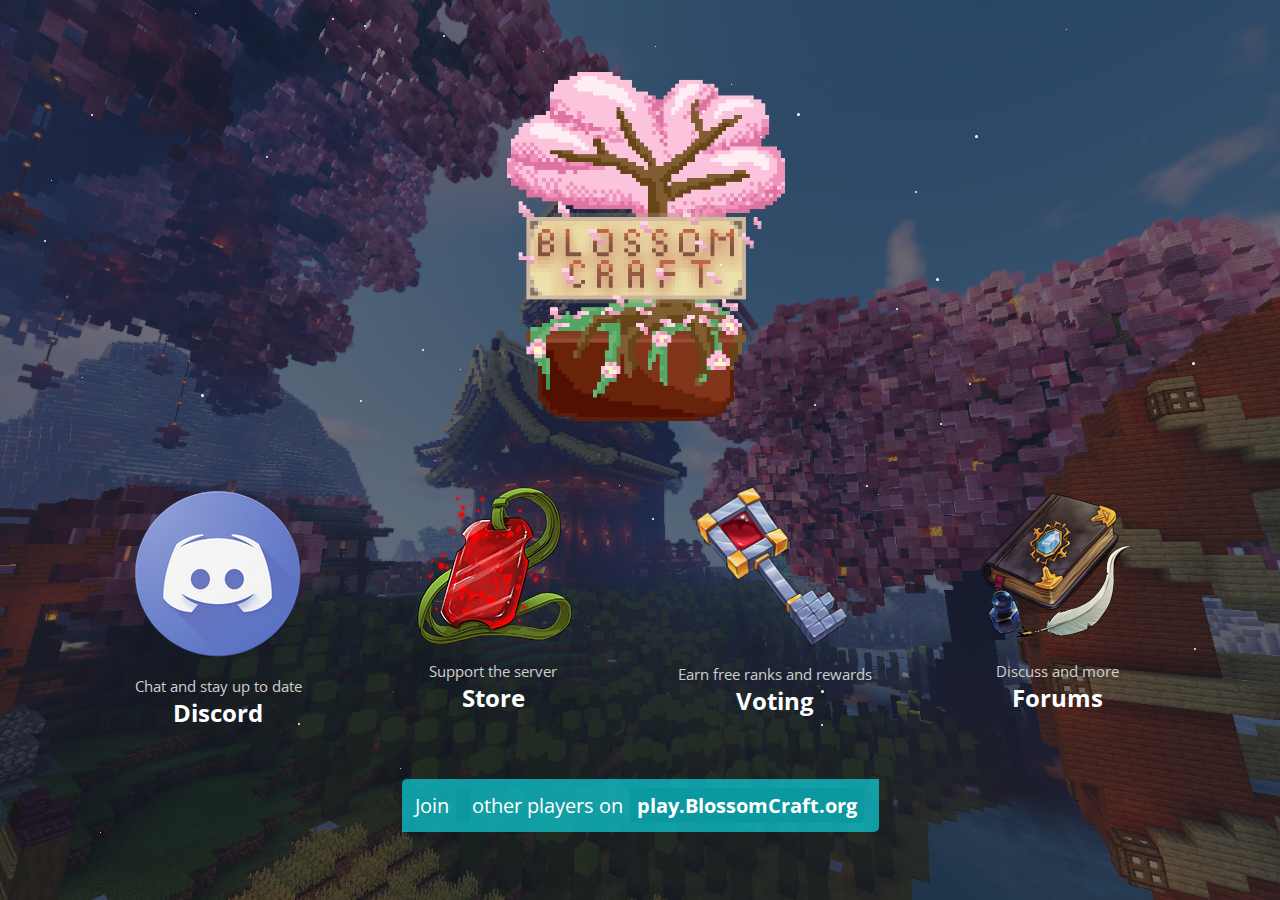
<file: index.html>
<!-- Proudly coded by Billy (https://bybilly.uk) -->
<!-- Version: 1.9.2 -->

<!DOCTYPE html>
<html>
<head>
	<!-- Info meta tags, important for social media + SEO -->
	<title>BlossomCraft - Official Website</title>
	<meta name="description" content="Join with the IP 'play.BlossomCraft.org'.">
	<meta property="og:title" content="BlossomCraft - Official Website Portal">
	<meta property="og:site_name" content="BlossomCraft">
	<meta property="og:description" content="Join with the IP 'play.BlossomCraft.org'.">
	<meta property="og:image" content="https://bybilly.uk/portal/img/minecraft.png">
	<meta property="og:url" content="https://bybilly.uk/">
	<meta name="twitter:card" content="summary_large_image">

	<meta name="viewport" content="width=device-width, initial-scale=1.0">
	<meta charset="utf-8">
	<link rel="preconnect" href="https://fonts.googleapis.com">
	<link rel="preconnect" href="https://fonts.gstatic.com" crossorigin>
	<link href="https://fonts.googleapis.com/css2?family=Open+Sans:wght@400;700&display=swap" rel="stylesheet">
	<link rel="stylesheet" href="css/stylesheet.css">
</head>
<body>
	<div class="container">
		<div class="logo">
			<!-- In the img folder, upload your logo -->
			<!-- Make sure you name it 'logo.png' or update the code below -->
			<img src="img/logo.png" alt="MyServer logo">
		</div>

		<div class="items">
			
			<!-- Discord -->
			<a href="https://discord.BlossomCraft.org" class="item">
			<div>
				<img src="img/discord.png" alt="discord.BlossomCraft.org" class="img">
				<p class="subtitle">Chat and stay up to date</p>
				<p class="title">Discord</p>
			</div>
			</a>

			<!-- Store -->
			<a href="https://shop.BlossomCraft.org" class="item">
			<div>
				<img src="img/store.png" alt="shop.BlossomCraft.org" class="img">
				<p class="subtitle">Support the server</p>
				<p class="title">Store</p>
			</div>
			</a>

			<!-- Vote -->
			<a href="https://wiki.blossomcraft.org/blossomcraft/server-information#voting-links" class="item">
			<div>
				<img src="img/vote.png" alt="Voting icon" class="img">
				<p class="subtitle">Earn free ranks and rewards</p>
				<p class="title">Voting</p>
			</div>
			</a>

			<!-- Forums -->
			<a href="https://forum.blossomcraft.org" class="item">
			<div>
				<img src="img/forums.png" alt="Forums icon" class="img">
				<p class="subtitle">Discuss and more</p>
				<p class="title">Forums</p>
			</div>
			</a>

		</div>

		<div class="playercount">
			<!-- Replace play.cubecraft.net with your server IP address -->
			<!-- Do it on both line 66 and line 67 -->
			<!-- Please set both your IP and port -->
			<p>Join <span class="sip" data-ip="play.BlossomCraft.org" data-port="25565">
			</span> other players on <span class="ip">play.BlossomCraft.org</span></p>
		</div>
	</div>

	<script src="https://ajax.googleapis.com/ajax/libs/jquery/3.6.0/jquery.min.js"></script>
	<script src="js/firefly.js" type="text/javascript"></script>
	<script src="js/main.js" type="text/javascript"></script>
</body>
</html>
</file>
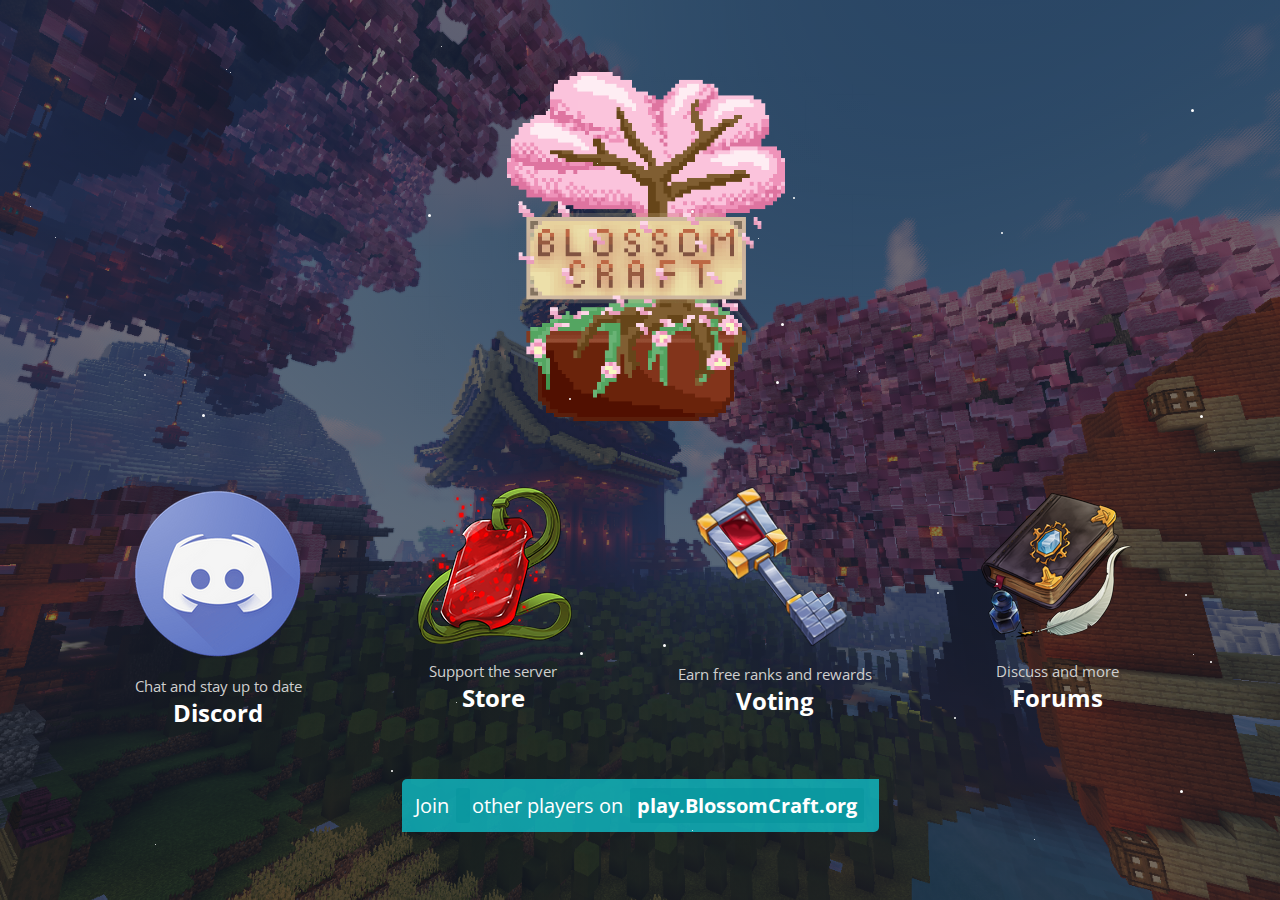
<file: pack2.html>
<!-- Proudly coded by Billy (https://bybilly.uk) -->
<!-- Version: 1.9.2 -->

<!DOCTYPE html>
<html>
<head>
	<!-- Info meta tags, important for social media + SEO -->
	<title>BlossomCraft - Official Website</title>
	<meta name="description" content="Join with the IP 'play.BlossomCraft.org'.">
	<meta property="og:title" content="BlossomCraft - Official Website Portal">
	<meta property="og:site_name" content="BlossomCraft">
	<meta property="og:description" content="Join with the IP 'play.BlossomCraft.org'.">
	<meta property="og:image" content="https://bybilly.uk/portal/img/minecraft.png">
	<meta property="og:url" content="https://bybilly.uk/">
	<meta name="twitter:card" content="summary_large_image">

	<meta name="viewport" content="width=device-width, initial-scale=1.0">
	<meta charset="utf-8">
	<link rel="preconnect" href="https://fonts.googleapis.com">
	<link rel="preconnect" href="https://fonts.gstatic.com" crossorigin>
	<link href="https://fonts.googleapis.com/css2?family=Open+Sans:wght@400;700&display=swap" rel="stylesheet">
	<link rel="stylesheet" href="css/stylesheet.css">
</head>
<body>
	<div class="container">
		<div class="logo">
			<!-- In the img folder, upload your logo -->
			<!-- Make sure you name it 'logo.png' or update the code below -->
			<img src="img/logo.png" alt="MyServer logo">
		</div>

		<div class="items">
			
			<!-- Discord -->
			<a href="https://discord.BlossomCraft.org" class="item">
			<div>
				<img src="img/discord.png" alt="discord.BlossomCraft.org" class="img">
				<p class="subtitle">Chat and stay up to date</p>
				<p class="title">Discord</p>
			</div>
			</a>

			<!-- Store -->
			<a href="https://shop.BlossomCraft.org" class="item">
			<div>
				<img src="img/store.png" alt="shop.BlossomCraft.org" class="img">
				<p class="subtitle">Support the server</p>
				<p class="title">Store</p>
			</div>
			</a>

			<!-- Vote -->
			<a href="https://wiki.blossomcraft.org/blossomcraft/server-information#voting-links" class="item">
			<div>
				<img src="img/vote.png" alt="Voting icon" class="img">
				<p class="subtitle">Earn free ranks and rewards</p>
				<p class="title">Voting</p>
			</div>
			</a>

			<!-- Forums -->
			<a href="https://forum.blossomcraft.org" class="item">
			<div>
				<img src="img/forums.png" alt="Forums icon" class="img">
				<p class="subtitle">Discuss and more</p>
				<p class="title">Forums</p>
			</div>
			</a>

		</div>

		<div class="playercount">
			<!-- Replace play.cubecraft.net with your server IP address -->
			<!-- Do it on both line 66 and line 67 -->
			<!-- Please set both your IP and port -->
			<p>Join <span class="sip" data-ip="play.BlossomCraft.org" data-port="25565">
			</span> other players on <span class="ip">play.BlossomCraft.org</span></p>
		</div>
	</div>

	<script src="https://ajax.googleapis.com/ajax/libs/jquery/3.6.0/jquery.min.js"></script>
	<script src="js/firefly.js" type="text/javascript"></script>
	<script src="js/main.js" type="text/javascript"></script>
</body>
</html>
</file>
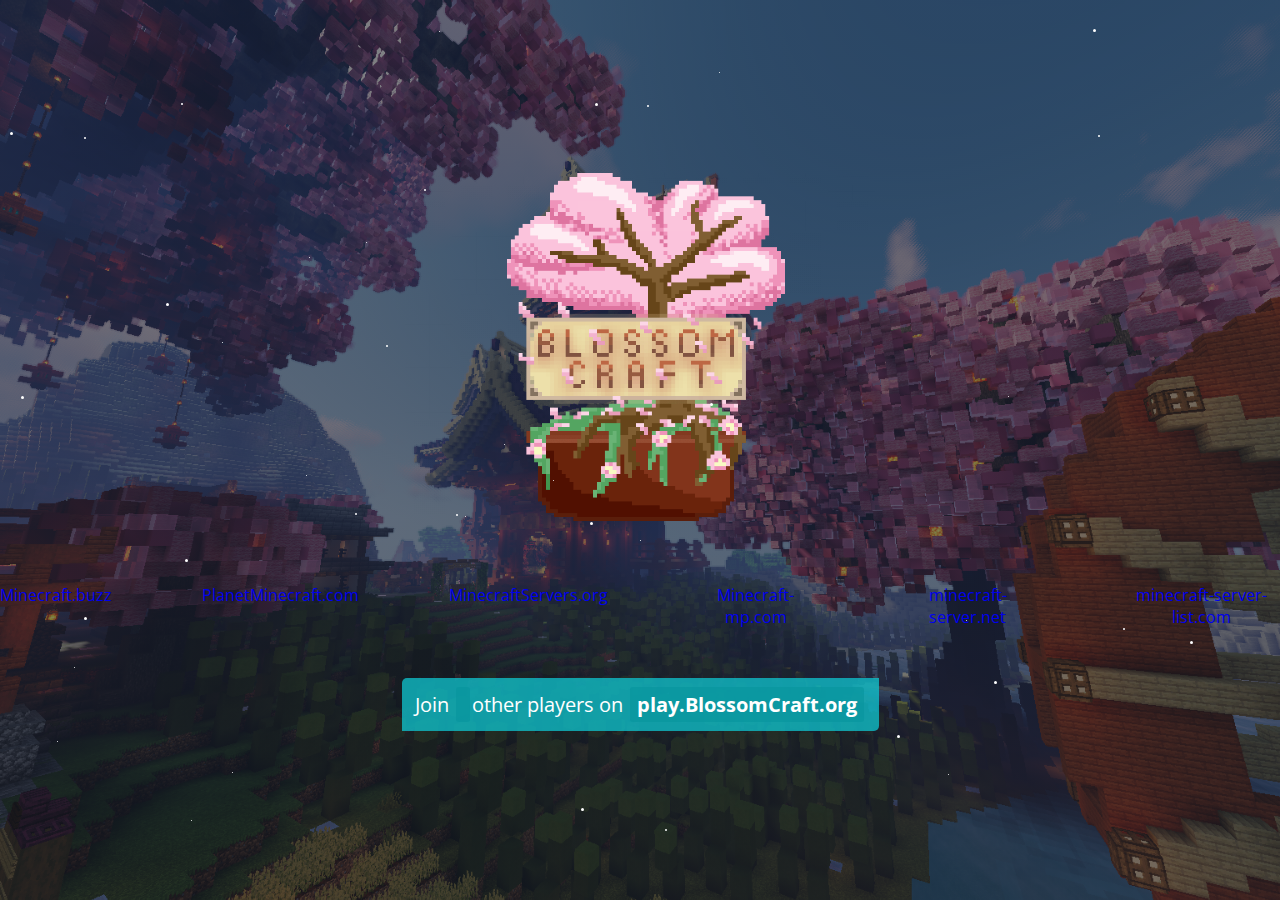
<file: vote.html>
<!-- Proudly coded by Billy (https://bybilly.uk) -->
<!-- Version: 1.9.2 -->

<!DOCTYPE html>
<html>
<head>
	<!-- Info meta tags, important for social media + SEO -->
	<title>BlossomCraft - Official Website</title>
	<meta name="description" content="Join with the IP 'play.BlossomCraft.org'.">
	<meta property="og:title" content="BlossomCraft - Official Website Portal">
	<meta property="og:site_name" content="BlossomCraft">
	<meta property="og:description" content="Join with the IP 'play.BlossomCraft.org'.">
	<meta property="og:image" content="https://bybilly.uk/portal/img/minecraft.png">
	<meta property="og:url" content="https://bybilly.uk/">
	<meta name="twitter:card" content="summary_large_image">

	<meta name="viewport" content="width=device-width, initial-scale=1.0">
	<meta charset="utf-8">
	<link rel="preconnect" href="https://fonts.googleapis.com">
	<link rel="preconnect" href="https://fonts.gstatic.com" crossorigin>
	<link href="https://fonts.googleapis.com/css2?family=Open+Sans:wght@400;700&display=swap" rel="stylesheet">
	<link rel="stylesheet" href="css/stylesheet.css">
</head>
<body>
	<div class="container">
		<div class="logo">
			<!-- In the img folder, upload your logo -->
			<!-- Make sure you name it 'logo.png' or update the code below -->
			<img src="img/logo.png" alt="MyServer logo">
		</div>

		<div class="items">
			
			<a href="https://minecraft.buzz/vote/2711" class="item">Minecraft.buzz</a>

			<a href="https://www.planetminecraft.com/server/blossom-craft/vote/" class="item">PlanetMinecraft.com</a>

			<a href="hhttps://minecraftservers.org/vote/599626" class="item">MinecraftServers.org</a>

			<a href="https://minecraft-mp.com/server/273530/vote/" class="item">Minecraft-mp.com</a>

			<a href="https://minecraft-server.net/vote/chpsy/" class="item">minecraft-server.net</a>

			<a href="https://minecraft-server-list.com/server/469971/vote/" class="item">minecraft-server-list.com</a>

		</div>

		<div class="playercount">
			<!-- Replace play.cubecraft.net with your server IP address -->
			<!-- Do it on both line 66 and line 67 -->
			<!-- Please set both your IP and port -->
			<p>Join <span class="sip" data-ip="play.BlossomCraft.org" data-port="25565">
			</span> other players on <span class="ip">play.BlossomCraft.org</span></p>
		</div>
	</div>

	<script src="https://ajax.googleapis.com/ajax/libs/jquery/3.6.0/jquery.min.js"></script>
	<script src="js/firefly.js" type="text/javascript"></script>
	<script src="js/main.js" type="text/javascript"></script>
</body>
</html>
</file>
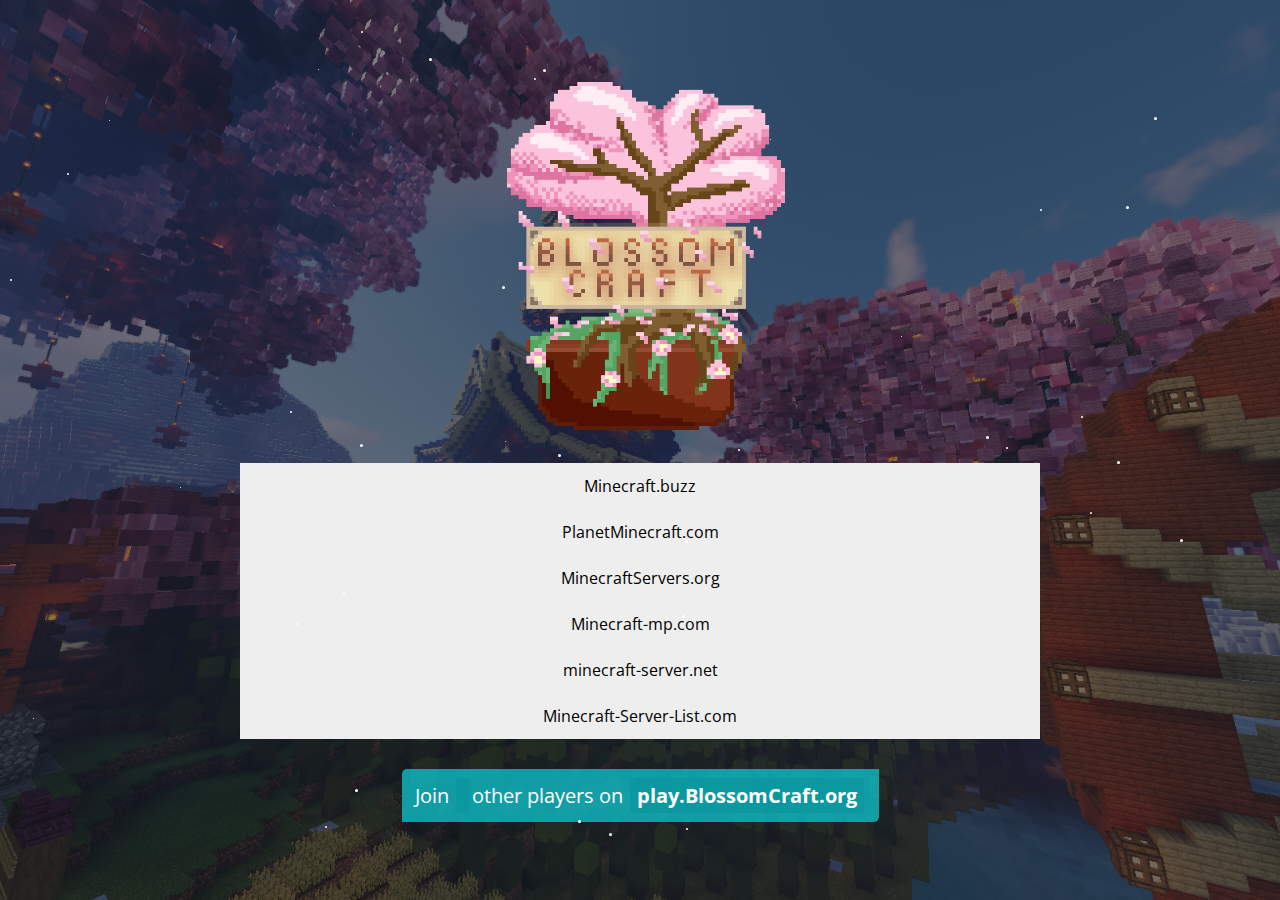
<file: voting.html>
<!-- Proudly coded by Billy (https://bybilly.uk) -->
<!-- Version: 1.9.2 -->

<!DOCTYPE html>
<html>
<head>
	<!-- Info meta tags, important for social media + SEO -->
	<title>BlossomCraft - Official Website</title>
	<meta name="description" content="Join with the IP 'play.BlossomCraft.org'.">
	<meta property="og:title" content="BlossomCraft - Official Website Portal">
	<meta property="og:site_name" content="BlossomCraft">
	<meta property="og:description" content="Join with the IP 'play.BlossomCraft.org'.">
	<meta property="og:image" content="https://bybilly.uk/portal/img/minecraft.png">
	<meta property="og:url" content="https://bybilly.uk/">
	<meta name="twitter:card" content="summary_large_image">

	<meta name="viewport" content="width=device-width, initial-scale=1.0">
	<meta charset="utf-8">
	<link rel="preconnect" href="https://fonts.googleapis.com">
	<link rel="preconnect" href="https://fonts.gstatic.com" crossorigin>
	<link href="https://fonts.googleapis.com/css2?family=Open+Sans:wght@400;700&display=swap" rel="stylesheet">
	<link rel="stylesheet" href="css/stylesheet.css">
</head>
<body>
	<div class="container">
		<div class="logo">
			<!-- In the img folder, upload your logo -->
			<!-- Make sure you name it 'logo.png' or update the code below -->
			<img src="img/logo.png" alt="MyServer logo">
		</div>


		<div class="voting">
			
			<a href="https://minecraft.buzz/vote/2711">Minecraft.buzz</a>

			<a href="https://www.planetminecraft.com/server/blossom-craft/vote/">PlanetMinecraft.com</a>

			<a href="https://minecraftservers.org/vote/599626">MinecraftServers.org</a>

			<a href="https://minecraft-mp.com/server/273530/vote/">Minecraft-mp.com</a>

			<a href="https://minecraft-server.net/vote/chpsy/">minecraft-server.net</a>

			<a href="https://minecraft-server-list.com/server/469971/vote/">Minecraft-Server-List.com</a>

		</div>


		<div class="playercount">
			<!-- Replace play.cubecraft.net with your server IP address -->
			<!-- Do it on both line 66 and line 67 -->
			<!-- Please set both your IP and port -->
			<p>Join <span class="sip" data-ip="play.BlossomCraft.org" data-port="25565">
			</span> other players on <span class="ip">play.BlossomCraft.org</span></p>
		</div>
	</div>

	<script src="https://ajax.googleapis.com/ajax/libs/jquery/3.6.0/jquery.min.js"></script>
	<script src="js/firefly.js" type="text/javascript"></script>
	<script src="js/main.js" type="text/javascript"></script>
</body>
</html>
</file>
<file: css/stylesheet.css>
* {
	box-sizing: border-box;
}

body {
	/*Want to change background image?*/
	/*Upload a new one to the img folder.*/
	/*Make sure you name it 'minecraft.jpg'*/
	background: linear-gradient(rgba(20, 26, 35,0.55),rgba(20, 26, 35, 0.55)),
				url("../img/minecraft.jpg") no-repeat center center fixed;
	background-size: cover;
	font-family: "Open Sans", Helvetica;
	margin: 0;
	position: relative;
}

html, body {
	width: 100vw;
	height: 100vh;
	overflow-x: hidden;
	display: -webkit-box;
	display: -ms-flexbox;
	display: flex;
	-webkit-box-pack: center;
	    -ms-flex-pack: center;
	        justify-content: center;
	-webkit-box-align: center;
	    -ms-flex-align: center;
	        align-items: center;
}

a {
	text-decoration: none;
}

p {
	margin: 0;
	padding: 3px;
}

.container {
	text-align: center;
}

.logo img {
	width: 225px; /* Change image size for mobile */
	-webkit-animation-name: logo;
	        animation-name: logo;
	-webkit-animation-duration: 5s;
	        animation-duration: 5s;
	-webkit-animation-iteration-count: infinite;
	        animation-iteration-count: infinite;
	-webkit-animation-timing-function: ease-in-out;
	        animation-timing-function: ease-in-out;
}


@-webkit-keyframes logo {
	0% {
		-webkit-transform: scale(1);
		        transform: scale(1);
	}
	50% {
		-webkit-transform: scale(1.07);
		        transform: scale(1.07);
	}
	100% {
		-webkit-transform: scale(1);
		        transform: scale(1);
	}
}

@keyframes logo {
	0% {
		-webkit-transform: scale(1);
		        transform: scale(1);
	}
	50% {
		-webkit-transform: scale(1.07);
		        transform: scale(1.07);
	}
	100% {
		-webkit-transform: scale(1);
		        transform: scale(1);
	}
}

.playercount {
	display: inline-block;
	margin: 20px 15px 0 15px;
	padding: 2px 0;
	background-color: rgba(15, 199, 209, 0.75);
	font-size: 1em;
	color: white;
	text-align: center;
	border-radius: 5px 0 5px 0;
	line-height: 27px;
}

.playercount > p > span {
	font-weight: bold;
	padding: 1px 4px;
	border-radius: 3px;
	background: rgba(9, 150, 158, 0.7);
	margin: 0 2px;
}

.extrapad {
	padding: 0;
}

.ip {
	cursor: pointer;
}

.items {
	display: -webkit-box;
	display: -ms-flexbox;
	display: flex;
	-ms-flex-pack: distribute;
	    justify-content: space-around;
	-ms-flex-preferred-size: 100px;
	    flex-basis: 100px;
	padding: 18px 0 10px 0;

}

.item img {
	-webkit-transition: all 0.2s ease;
	-o-transition: all 0.2s ease;
	transition: all 0.2s ease;
	margin-bottom: 7px;
}

.item img:hover {
	-webkit-transform:scale(1.1);
	    -ms-transform:scale(1.1);
	        transform:scale(1.1);
}

.img {
	width: 80%;
}

.title {
	font-weight: bold;
	font-size: 17px;
	color: white;
}

.subtitle {
	color: #cfcfcf;
	font-size: 12px;
}

.title,
.subtitle {
	margin: 0;
	padding: 0;
}


@media(min-width: 400px) {
	.logo img {
		width: 280px; /* Change image size for mid sized devices */
	}

	.playercount {
		margin-top: 30px;
		padding: 5px;
	}

	.playercount > p > span {
		padding: 2px 7px;
	}
}

@media(min-width: 1250px) {
	.title {
		font-size: 24px;
	}

	.subtitle {
		font-size: 15px;
	}

	.logo img {
		width: 470px; /* Change image size for desktop */
	}

	.logo {
		margin-bottom: 28px;
	}
	.img {
		width: 100%;
	}
	.items {
		padding: 30px 0 20px 0;
	}
	.playercount {
		font-size: 1.22em;
		padding: 10px;
	}

	.extrapad {
		padding: 0 42.5px;
	}

	.playercount > p > span {
		padding: 4px 7px;
	}
}

@media(min-width: 1000px) {
	.items {
		-webkit-box-pack: center;
		    -ms-flex-pack: center;
		        justify-content: center;
	}

	.item:not(:first-child) {
		margin-left: 90px;
	}
}

.voting {
  width: 800px;
}
.voting a{
  background-color: #eee;
  color: black;
  display: block;
  padding: 12px;
  text-decoration: none;
}

.voting a:hover {
  background-color: #ccc;
}
</file>
